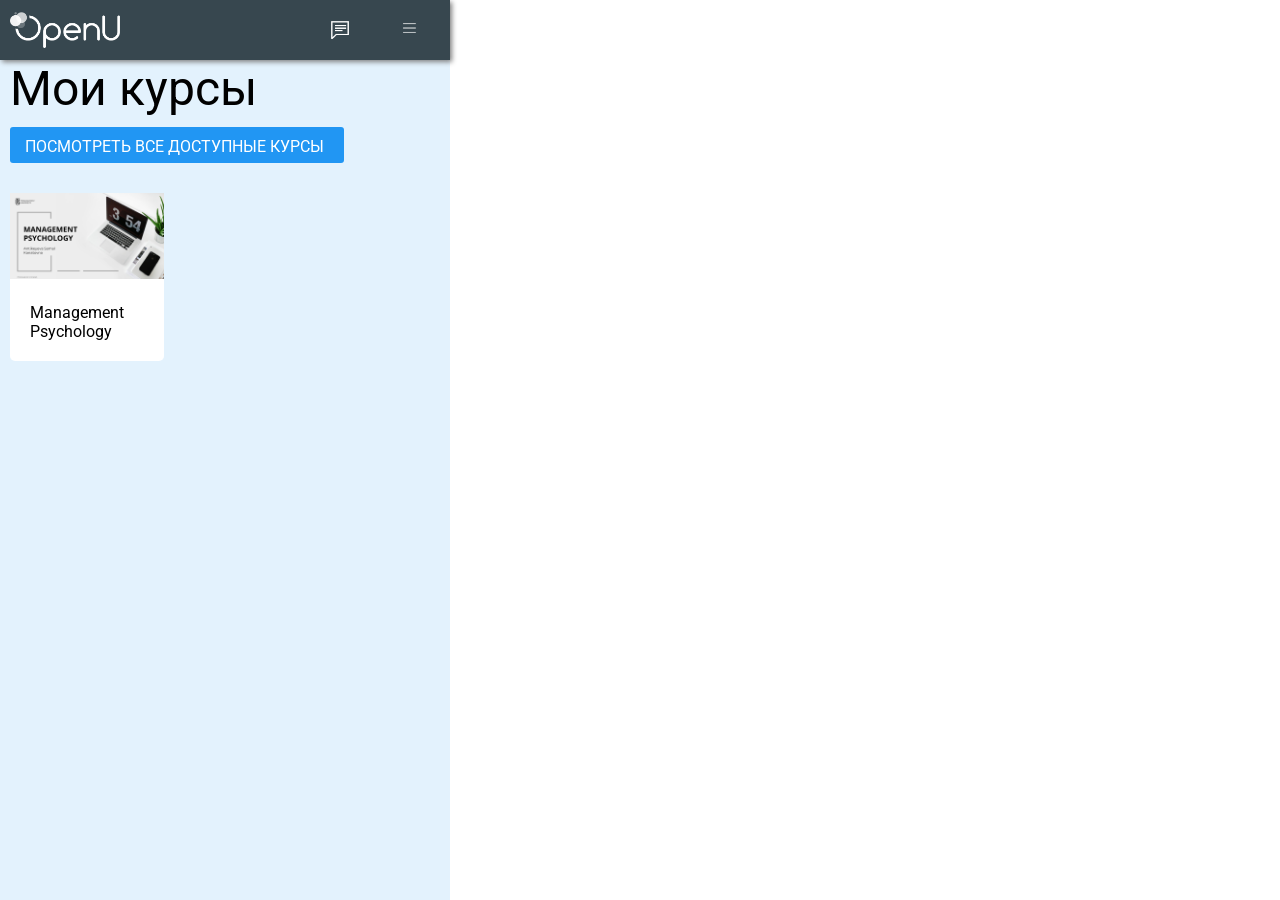
<file: index.html>
<!DOCTYPE html>
<html lang="en">
<head>
    <meta charset="UTF-8">
    <meta name="viewport" content="width=device-width, initial-scale=1.0">
    <link rel="preconnect" href="https://fonts.googleapis.com">
    <link rel="preconnect" href="https://fonts.gstatic.com" crossorigin>
    <link href="https://fonts.googleapis.com/css2?family=Roboto:ital,wght@0,100..900;1,100..900&display=swap" rel="stylesheet">
    <title>Document</title>
    <link rel="stylesheet" href="styles/style.css">

</head>
<body>
    <article class="article">
        <section class="container">
            <header class="header">
                <div class="openu">
                    <img width="110px" height="36px" src="img/openu.png" alt="logo">
                </div>
                <div>
                    <img class="mrg-chat" style="filter: invert(100%) sepia(100%) saturate(0%) hue-rotate(288deg) brightness(102%) contrast(102%);" width="20px" height="20px" src="img/PICOL.png" alt="logo">
                    <a href="profiles.html"><img class="mrg-burger" style="filter: invert(100%) sepia(100%) saturate(0%) hue-rotate(288deg) brightness(102%) contrast(102%);" width="20px" height="20px" src="img/hamburger-menu-4.png" alt="logo"></a>
                </div>
            </header>
            <div class="content">
                <div class="content-block">
                    <span>Мои курсы</span>
                    <div class="content-blue">
                        <span>
                            ПОСМОТРЕТЬ ВСЕ ДОСТУПНЫЕ КУРСЫ
                        </span>
                    </div>
                    <div class="content-courses">
                        <div class="content-courses-img">
                            <img width="100%" height="86px" src="img/management.jpg" alt="yy">
                        </div>
                        <div class="content-courses-text">
                            Management Psychology
                        </div>
                    </div>
                </div>
            </div>
        </section>
    </article>
</body>
</html>
</file>
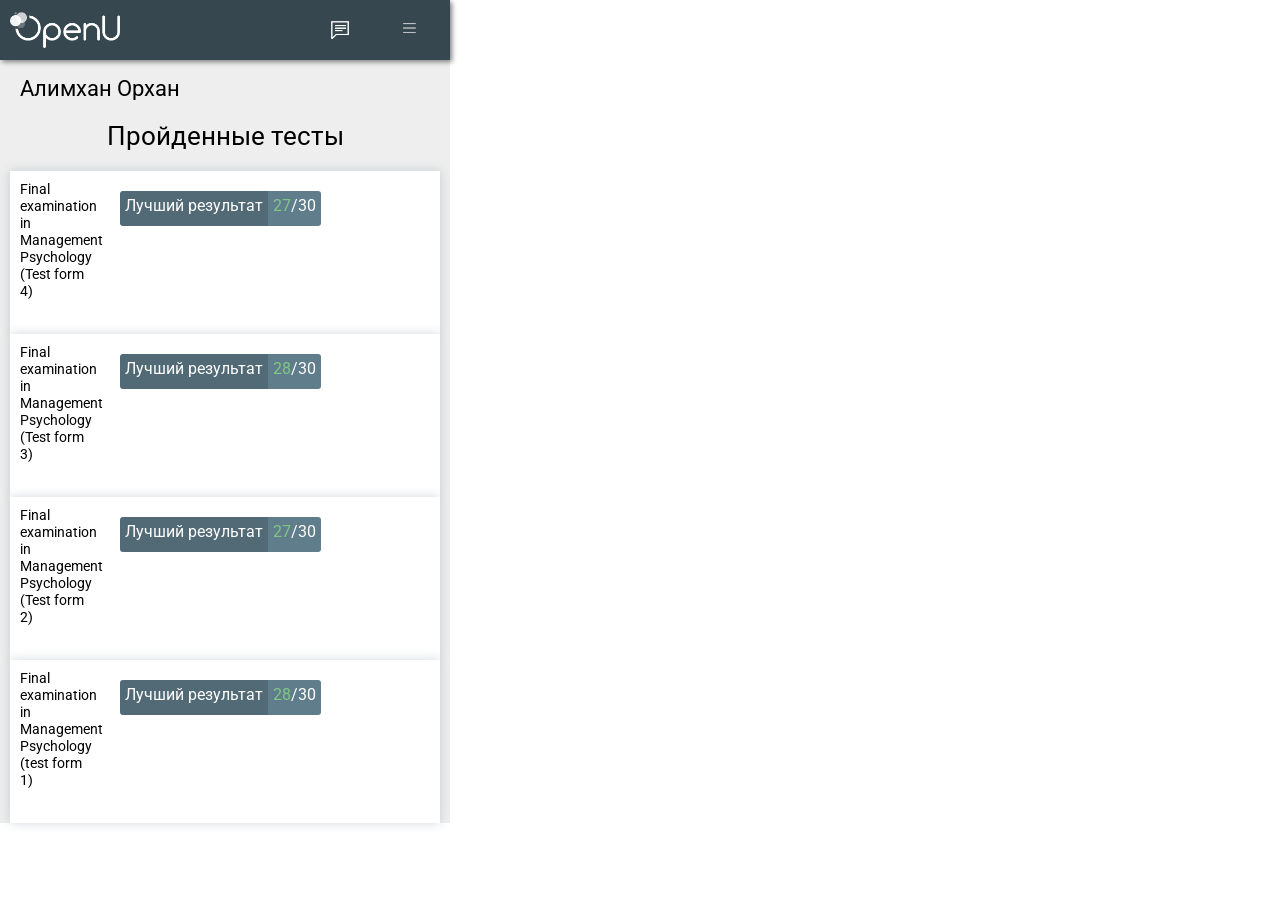
<file: profiles.html>
<!DOCTYPE html>
<html lang="en">
<head>
    <meta charset="UTF-8">
    <meta name="viewport" content="width=device-width, initial-scale=1.0">
    <link rel="preconnect" href="https://fonts.googleapis.com">
    <link rel="preconnect" href="https://fonts.gstatic.com" crossorigin>
    <link href="https://fonts.googleapis.com/css2?family=Roboto:ital,wght@0,100..900;1,100..900&display=swap" rel="stylesheet">
    <title>Document</title>
    <link rel="stylesheet" href="styles/style.css">
</head>
<body>
    <article class="article">
        <section class="container-2">
            <header class="header">
                <div class="openu">
                    <img width="110px" height="36px" src="img/openu.png" alt="logo">
                </div>
                <div>
                    <img class="mrg-chat" style="filter: invert(100%) sepia(100%) saturate(0%) hue-rotate(288deg) brightness(102%) contrast(102%);" width="20px" height="20px" src="img/PICOL.png" alt="logo">
                    <a href="index.html"><img class="mrg-burger" style="filter: invert(100%) sepia(100%) saturate(0%) hue-rotate(288deg) brightness(102%) contrast(102%);" width="20px" height="20px" src="img/hamburger-menu-4.png" alt="logo"></a>
                </div>
            </header>
            <div class="profile-block">
                <div class="profile-test">
                    <div class="profile-test-name">
                        Алимхан Орхан
                    </div>
                    <div class="profile-test-text">
                        Пройденные тесты
                    </div>
                    <div class="profile-test-results">
                        <div class="test-box">
                            <div class="h163 profile-test-result">
                                <div class="profile-test-result-text">
                                    Final examination in Management Psychology (Test form 4)
                                </div>
                                <div class="profile-test-result-score">
                                    <div class="profile-test-result-score-1">
                                            Лучший результат
                                    </div> 
                                    <div class="profile-test-result-score-2">
                                            <span style="color: #81C784;;">27</span>/30
                                    </div> 
                                </div>
                            </div>
                            <div class="test-acrd">
                                <div class="test-acrd-box">
                                    <div class="test-acrd-info">
                                        <div class="test-acrd-info-text">
                                            <div class="test-acrd-info-text-1">Начало</div>
                                            <div class="test-acrd-info-text-2">11.03.2025 02:45:35</div>
                                        </div>
                                        <div class="gap2 test-acrd-info-text">
                                            <div class="test-acrd-info-text-1">Окончание</div>
                                            <div class="test-acrd-info-text-2">11.03.2025 03:02:23</div>
                                        </div>
                                        <div class="test-acrd-info-text">
                                            <div class="test-acrd-info-text-1">Результат</div>
                                            <div class="test-acrd-info-text-2"><span style="color: #81C784;;">27</span>/30</div>
                                        </div>
                                    </div>
                                    <div class="gap2 test-acrd-button">
                                        <a href="result.html">ПОДРОБНЕЕ</a>
                                    </div>
                                </div>
                            </div>
                        </div>
                        <div class="test-box">
                            <div class="h163 profile-test-result">
                                <div class="profile-test-result-text">
                                    Final examination in Management Psychology (Test form 3)
                                </div>
                                <div class="profile-test-result-score">
                                    <div class="profile-test-result-score-1">
                                            Лучший результат
                                    </div> 
                                    <div class="profile-test-result-score-2">
                                            <span style="color: #81C784;;">28</span>/30
                                    </div> 
                                </div>
                            </div>
                            <div class="test-acrd">
                                <div class="test-acrd-box">
                                    <div class="test-acrd-info">
                                        <div class="test-acrd-info-text">
                                            <div class="test-acrd-info-text-1">Начало</div>
                                            <div class="test-acrd-info-text-2">01.03.2025 05:02:20</div>
                                        </div>
                                        <div class="gap2 test-acrd-info-text">
                                            <div class="test-acrd-info-text-1">Окончание</div>
                                            <div class="test-acrd-info-text-2">01.03.2025 05:25:23</div>
                                        </div>
                                        <div class="test-acrd-info-text">
                                            <div class="test-acrd-info-text-1">Результат</div>
                                            <div class="test-acrd-info-text-2"><span style="color: #81C784;;">28</span>/30</div>
                                        </div>
                                    </div>
                                    <div class="gap2 test-acrd-button">
                                        <a href="result1.html">ПОДРОБНЕЕ</a>
                                    </div>
                                </div>
                            </div>
                        </div>
                        <div class="test-box">
                            <div class="h163 profile-test-result">
                                <div class="profile-test-result-text">
                                    Final examination in Management Psychology (Test form 2)
                                </div>
                                <div class="profile-test-result-score">
                                    <div class="profile-test-result-score-1">
                                            Лучший результат
                                    </div> 
                                    <div class="profile-test-result-score-2">
                                            <span style="color: #81C784;;">27</span>/30
                                    </div> 
                                </div>
                            </div>
                            <div class="test-acrd">
                                <div class="test-acrd-box">
                                    <div class="test-acrd-info">
                                        <div class="test-acrd-info-text">
                                            <div class="test-acrd-info-text-1">Начало</div>
                                            <div class="test-acrd-info-text-2">28.02.2025 10:53:02</div>
                                        </div>
                                        <div class="gap2 test-acrd-info-text">
                                            <div class="test-acrd-info-text-1">Окончание</div>
                                            <div class="test-acrd-info-text-2">28.02.2025 11:24:32</div>
                                        </div>
                                        <div class="test-acrd-info-text">
                                            <div class="test-acrd-info-text-1">Результат</div>
                                            <div class="test-acrd-info-text-2"><span style="color: #81C784;;">27</span>/30</div>
                                        </div>
                                    </div>
                                    <div class="gap2 test-acrd-button">
                                        <a href="result.html">ПОДРОБНЕЕ</a>
                                    </div>
                                </div>
                            </div>
                        </div>
                        <div class="test-box">
                            <div class="h163 profile-test-result">
                                <div class="profile-test-result-text">
                                    Final examination in Management Psychology (test form 1)
                                </div>
                                <div class="profile-test-result-score">
                                    <div class="profile-test-result-score-1">
                                            Лучший результат
                                    </div> 
                                    <div class="profile-test-result-score-2">
                                            <span style="color: #81C784;;">28</span>/30
                                    </div> 
                                </div>
                            </div>
                            <div class="test-acrd">
                                <div class="test-acrd-box">
                                    <div class="test-acrd-info">
                                        <div class="test-acrd-info-text">
                                            <div class="test-acrd-info-text-1">Начало</div>
                                            <div class="test-acrd-info-text-2">28.02.2025 08:37:21</div>
                                        </div>
                                        <div class="gap2 test-acrd-info-text">
                                            <div class="test-acrd-info-text-1">Окончание</div>
                                            <div class="test-acrd-info-text-2">28.02.2025 09:02:33</div>
                                        </div>
                                        <div class="test-acrd-info-text">
                                            <div class="test-acrd-info-text-1">Результат</div>
                                            <div class="test-acrd-info-text-2"><span style="color: #81C784;;">28</span>/30</div>
                                        </div>
                                    </div>
                                    <div class="gap2 test-acrd-button">
                                        <a href="result1.html">ПОДРОБНЕЕ</a>
                                    </div>
                                </div>
                            </div>
                        </div>
                    </div>
                </div>
            </div>
        </section>
    </article>
    <script src="script.js"></script>
</body>
</html>
</file>
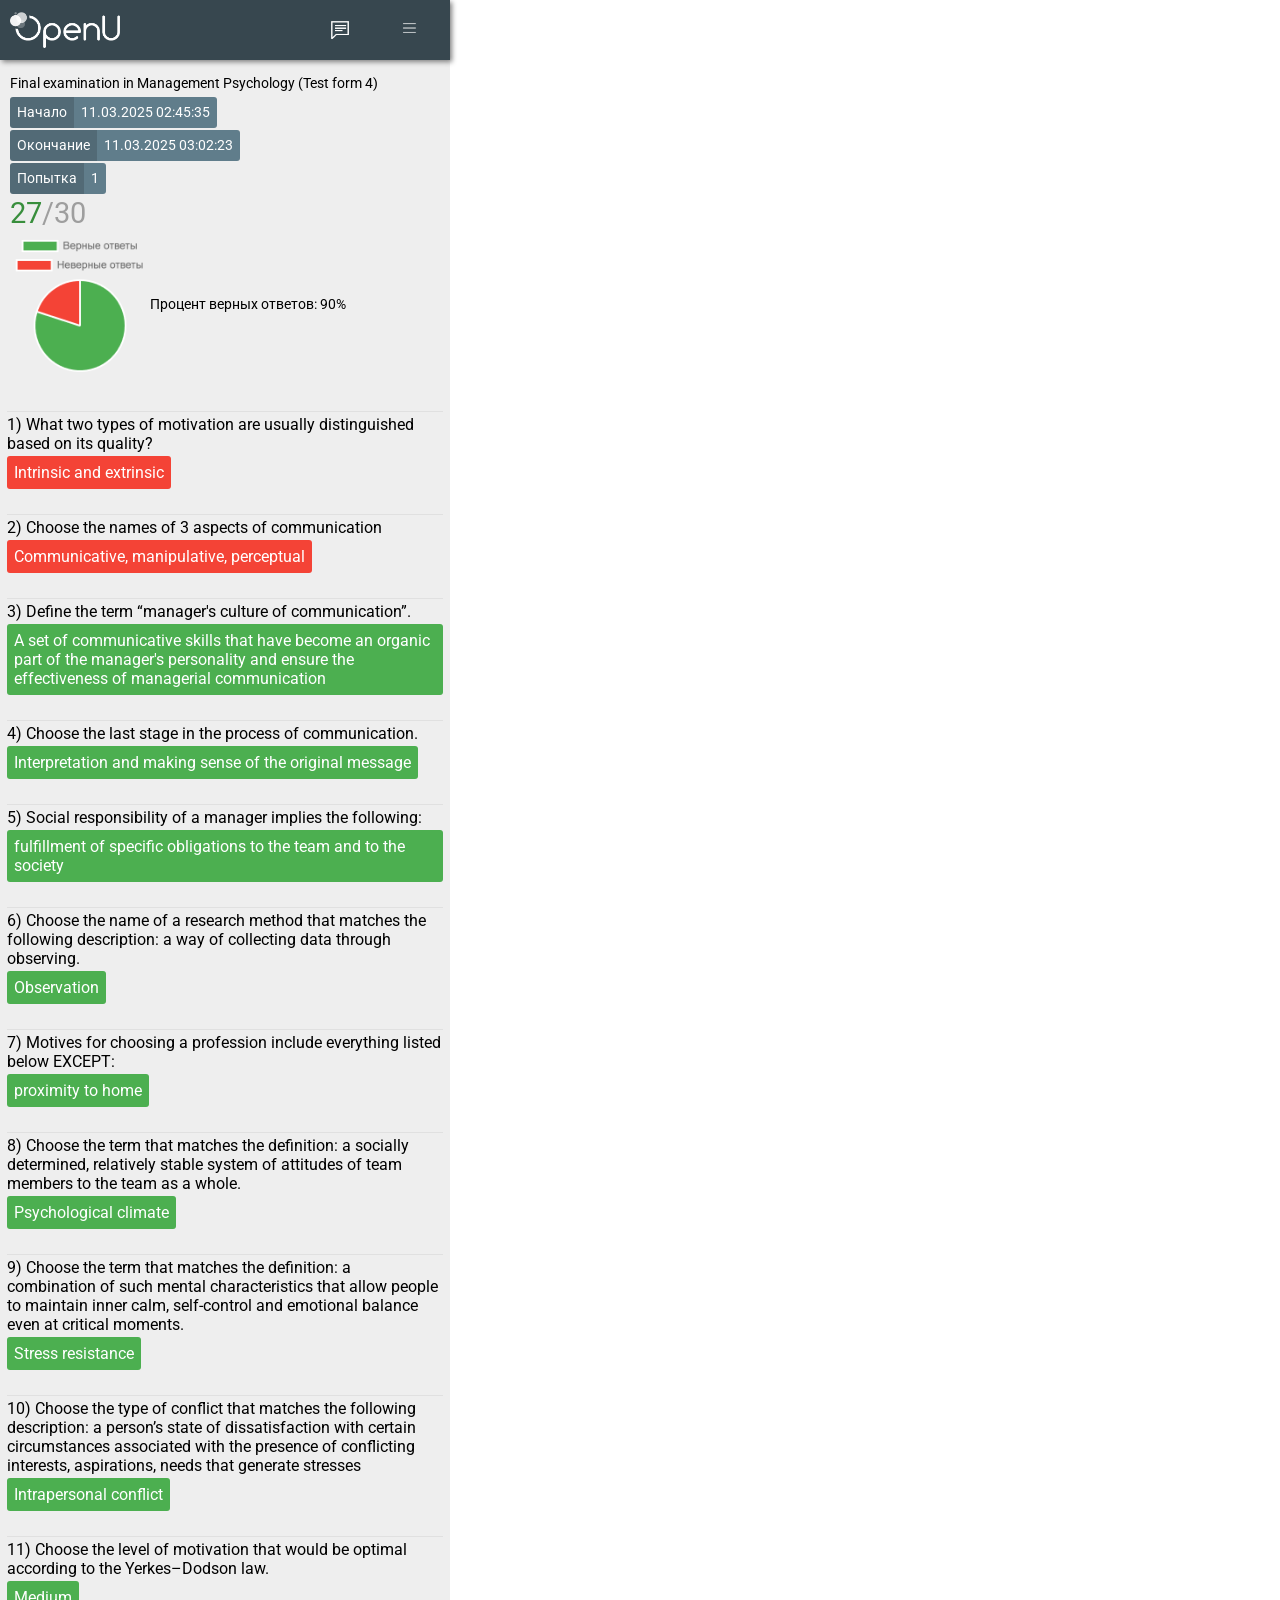
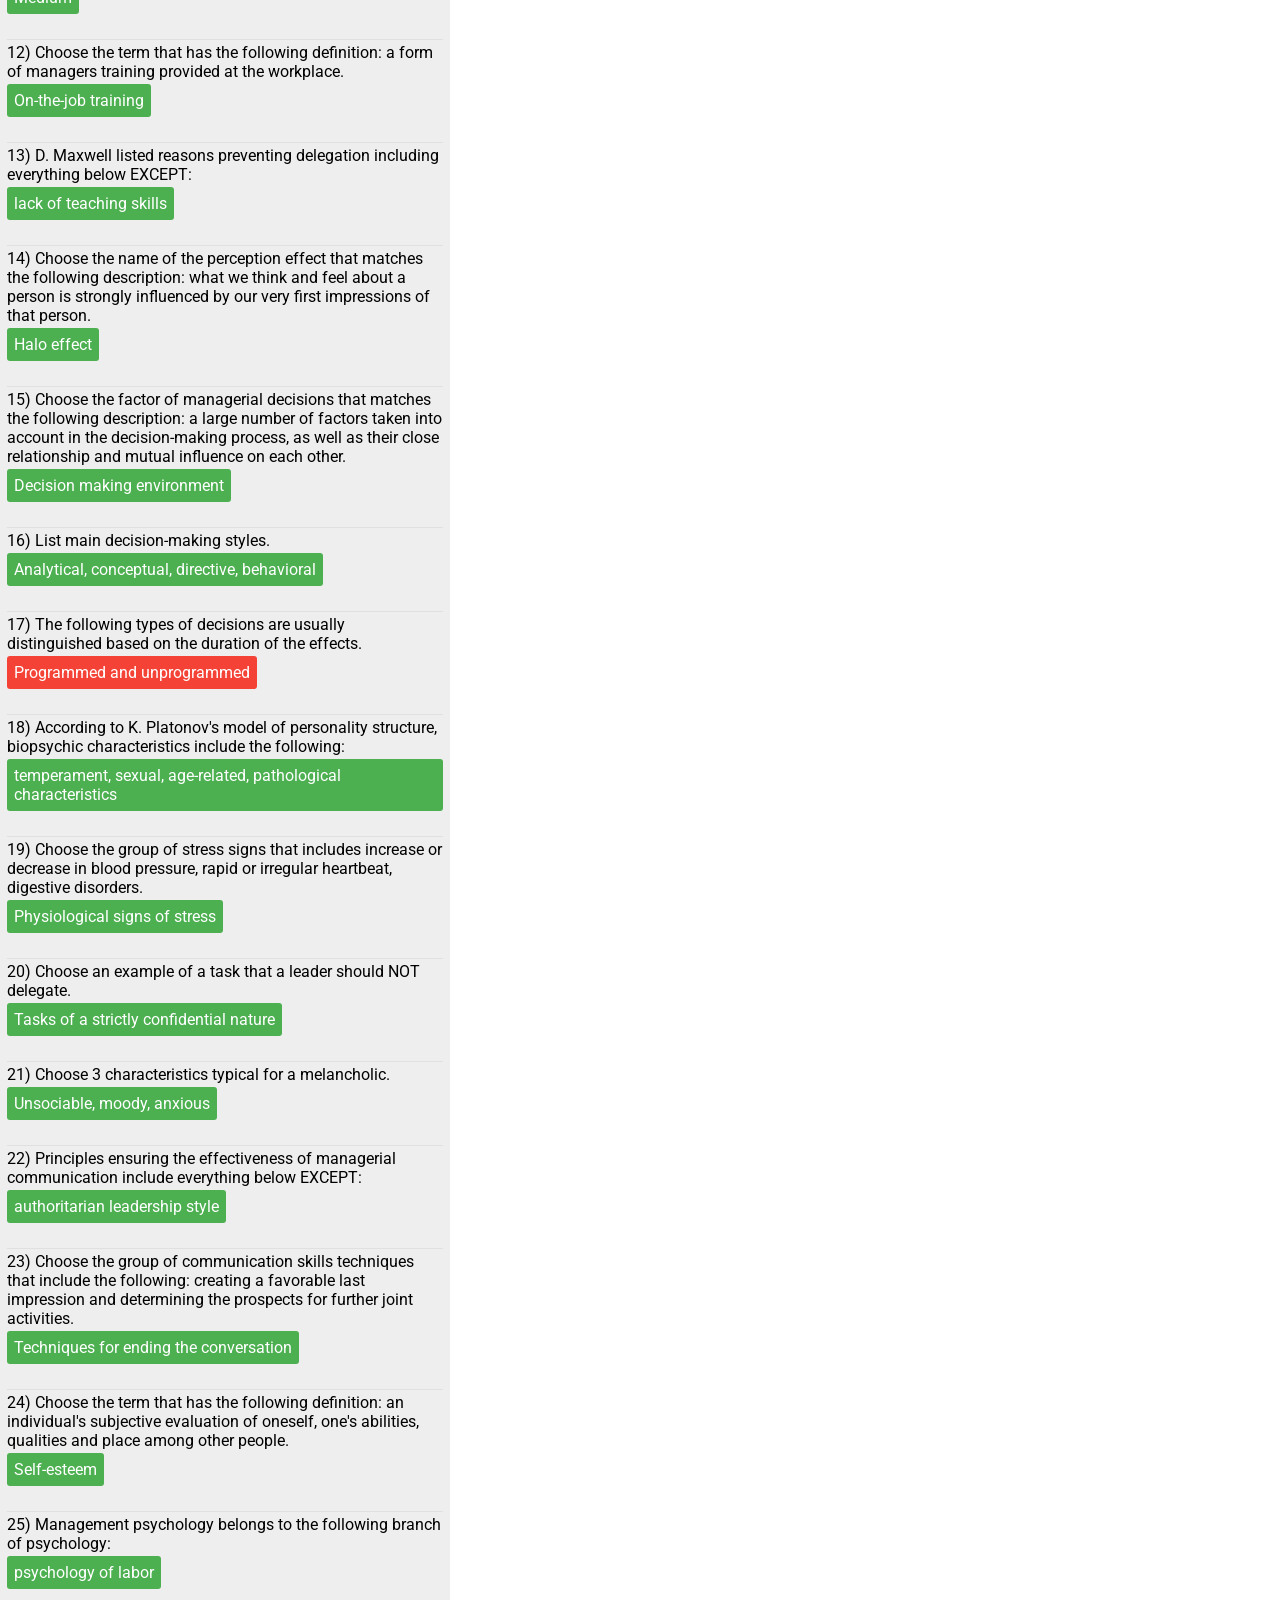
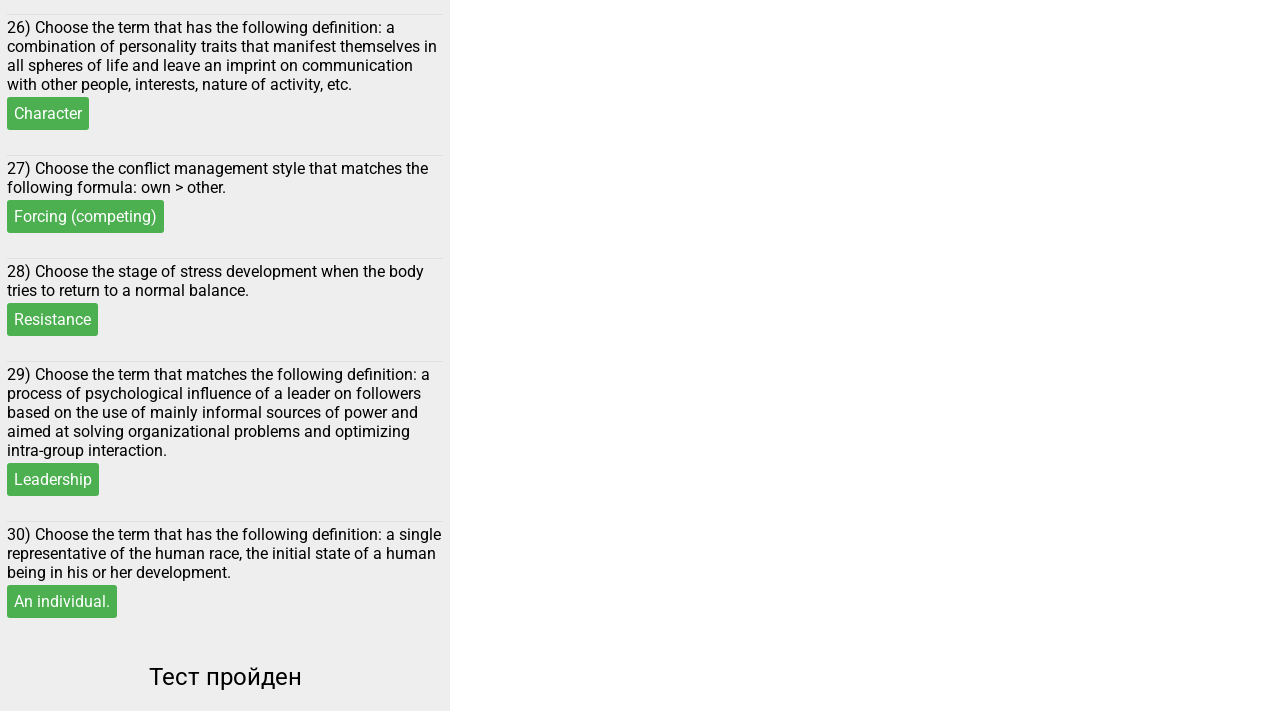
<file: result.html>
<!DOCTYPE html>
<html lang="en">
<head>
    <meta charset="UTF-8">
    <meta name="viewport" content="width=device-width, initial-scale=1.0">
    <link rel="preconnect" href="https://fonts.googleapis.com">
    <link rel="preconnect" href="https://fonts.gstatic.com" crossorigin>
    <link href="https://fonts.googleapis.com/css2?family=Roboto:ital,wght@0,100..900;1,100..900&display=swap" rel="stylesheet">
    <title>Document</title>
    <link rel="stylesheet" href="styles/style.css">
</head>
<body>
    <div class="article">
        <section class="container-2">
            <header class="header">
                <div class="openu">
                    <img width="110px" height="36px" src="img/openu.png" alt="logo">
                </div>
                <div>
                    <img class="mrg-chat" style="filter: invert(100%) sepia(100%) saturate(0%) hue-rotate(288deg) brightness(102%) contrast(102%);" width="20px" height="20px" src="img/PICOL.png" alt="logo">
                    <a href="profiles.html"><img class="mrg-burger" style="filter: invert(100%) sepia(100%) saturate(0%) hue-rotate(288deg) brightness(102%) contrast(102%);" width="20px" height="20px" src="img/hamburger-menu-4.png" alt="logo"></a>
                </div>
            </header>
            <div class="result-container">
                <div class="test-acrd-info">
                    <div style="color: black; margin: 5px 0px;" class="exam-name">
                        Final examination in Management Psychology (Test form 4)
                    </div>
                    <div class="test-acrd-info-text">
                        <div class="test-acrd-info-text-1">Начало</div>
                        <div class="test-acrd-info-text-2">11.03.2025 02:45:35</div>
                    </div>
                    <div class="gap2 test-acrd-info-text">
                        <div class="test-acrd-info-text-1">Окончание</div>
                        <div class="test-acrd-info-text-2">11.03.2025 03:02:23</div>
                    </div>
                    <div class="test-acrd-info-text">
                        <div class="test-acrd-info-text-1">Попытка</div>
                        <div class="test-acrd-info-text-2">1</div>
                    </div>
                    <div class="gap2 exam-score">
                        <span style="color: #388E3C;">27</span>/30
                    </div>
                    <div class="donut">
                        <div class="donut-img">
                            <img width="140px" height="140px" src="img/donut.png" alt="d">
                        </div>
                        <div class="donut-text">
                            Процент верных ответов: 90%
                        </div>
                    </div>
                </div>
            </div>
            <div class="result-answers">
                <div class="ans"> 
                    <div class="ans-text">
                        1&#41 What two types of motivation are usually distinguished based on its quality?
                    </div>
                    <span style="display: inline-block;" class="ans-color red">
                        Intrinsic and extrinsic
                    </span>
                </div>
                <div class="ans"> 
                    <div class="ans-text">
                        2&#41 Choose the names of 3 aspects of communication
                    </div>
                    <span style="display: inline-block;" class="ans-color red">
                        Communicative, manipulative, perceptual
                    </span>
                </div>
                <div class="ans"> 
                    <div class="ans-text">
                        3&#41 Define the term “manager's culture of communication”.
                    </div>
                    <span style="display: inline-block;" class="ans-color green">
                        A set of communicative skills that have become an organic part of the manager's personality and ensure the effectiveness of managerial communication
                    </span>
                </div>
                <div class="ans"> 
                    <div class="ans-text">
                        4&#41 Choose the last stage in the process of communication.
                    </div>
                    <span style="display: inline-block;" class="ans-color green">
                        Interpretation and making sense of the original message
                    </span>
                </div>
                <div class="ans"> 
                    <div class="ans-text">
                        5&#41 Social responsibility of a manager implies the following:
                    </div>
                    <span style="display: inline-block;" class="ans-color green">
                        fulfillment of specific obligations to the team and to the society
                    </span>
                </div>
                <div class="ans"> 
                    <div class="ans-text">
                        6&#41 Choose the name of a research method that matches the following description: a way of collecting data through observing.
                    </div>
                    <span style="display: inline-block;" class="ans-color green">
                        Observation
                    </span>
                </div>
                <div class="ans"> 
                    <div class="ans-text">
                        7&#41 Motives for choosing a profession include everything listed below EXCEPT:

                    </div>
                    <span style="display: inline-block;" class="ans-color green">
                        proximity to home
                    </span>
                </div>
                <div class="ans"> 
                    <div class="ans-text">
                        8&#41 Choose the term that matches the definition: a socially determined, relatively stable system of attitudes of team members to the team as a whole.

                    </div>
                    <span style="display: inline-block;" class="ans-color green">
                        Psychological climate

                    </span>
                </div>
                <div class="ans"> 
                    <div class="ans-text">
                        9&#41 Choose the term that matches the definition: a combination of such mental characteristics that allow people to maintain inner calm, self-control and emotional balance even at critical moments.

                    </div>
                    <span style="display: inline-block;" class="ans-color green">
                        Stress resistance
                    </span>
                </div>
                <div class="ans"> 
                    <div class="ans-text">
                        10&#41 Choose the type of conflict that matches the following description: a person’s state of dissatisfaction with certain circumstances associated with the presence of conflicting interests, aspirations, needs that generate stresses
                    </div>
                    <span style="display: inline-block;" class="ans-color green">
                        Intrapersonal conflict
                    </span>
                </div>
                <div class="ans"> 
                    <div class="ans-text">
                        11&#41 Choose the level of motivation that would be optimal according to the Yerkes–Dodson law.

                    </div>
                    <span style="display: inline-block;" class="ans-color green">
                        Medium
                    </span>
                </div>
                <div class="ans"> 
                    <div class="ans-text">
                        12&#41 Choose the term that has the following definition: a form of managers training provided at the workplace.

                    </div>
                    <span style="display: inline-block;" class="ans-color green">
                        On-the-job training

                    </span>
                </div>
                <div class="ans"> 
                    <div class="ans-text">
                        13&#41 D. Maxwell listed reasons preventing delegation including everything below EXCEPT:

                    </div>
                    <span style="display: inline-block;" class="ans-color green">
                        lack of teaching skills
                    </span>
                </div>
                <div class="ans"> 
                    <div class="ans-text">
                        14&#41 Choose the name of the perception effect that matches the following description: what we think and feel about a person is strongly influenced by our very first impressions of that person.

                    </div>
                    <span style="display: inline-block;" class="ans-color green">
                        Halo effect
                    </span>
                </div>
                <div class="ans"> 
                    <div class="ans-text">
                        15&#41 Choose the factor of managerial decisions that matches the following description: a large number of factors taken into account in the decision-making process, as well as their close relationship and mutual influence on each other.

                    </div>
                    <span style="display: inline-block;" class="ans-color green">
                        Decision making environment

                    </span>
                </div>
                <div class="ans"> 
                    <div class="ans-text">
                        16&#41 List main decision-making styles.

                    </div>
                    <span style="display: inline-block;" class="ans-color green">
                        Analytical, conceptual, directive, behavioral

                    </span>
                </div>
                <div class="ans"> 
                    <div class="ans-text">
                        17&#41 The following types of decisions are usually distinguished based on the duration of the effects.

                    </div>
                    <span style="display: inline-block;" class="ans-color red">
                        Programmed and unprogrammed

                    </span>
                </div>
                <div class="ans"> 
                    <div class="ans-text">
                        18&#41 According to K. Platonov's model of personality structure, biopsychic characteristics include the following:

                    </div>
                    <span style="display: inline-block;" class="ans-color green">
                        temperament, sexual, age-related, pathological characteristics

                    </span>
                </div>
                <div class="ans"> 
                    <div class="ans-text">
                        19&#41 Choose the group of stress signs that includes increase or decrease in blood pressure, rapid or irregular heartbeat, digestive disorders.

                    </div>
                    <span style="display: inline-block;" class="ans-color green">
                        Physiological signs of stress

                    </span>
                </div>
                <div class="ans"> 
                    <div class="ans-text">
                        20&#41 Choose an example of a task that a leader should NOT delegate.

                    </div>
                    <span style="display: inline-block;" class="ans-color green">
                        Tasks of a strictly confidential nature

                    </span>
                </div>
                <div class="ans"> 
                    <div class="ans-text">
                        21&#41 Choose 3 characteristics typical for a melancholic.

                    </div>
                    <span style="display: inline-block;" class="ans-color green">
                        Unsociable, moody, anxious

                    </span>
                </div>
                <div class="ans"> 
                    <div class="ans-text">
                        22&#41 Principles ensuring the effectiveness of managerial communication include everything below EXCEPT:

                    </div>
                    <span style="display: inline-block;" class="ans-color green">
                        authoritarian leadership style

                    </span>
                </div>
                <div class="ans"> 
                    <div class="ans-text">
                        23&#41 Choose the group of communication skills techniques that include the following: creating a favorable last impression and determining the prospects for further joint activities.

                    </div>
                    <span style="display: inline-block;" class="ans-color green">
                        Techniques for ending the conversation

                    </span>
                </div>
                <div class="ans"> 
                    <div class="ans-text">
                        24&#41 Choose the term that has the following definition: an individual's subjective evaluation of oneself, one's abilities, qualities and place among other people.

                    </div>
                    <span style="display: inline-block;" class="ans-color green">
                        Self-esteem

                    </span>
                </div>
                <div class="ans"> 
                    <div class="ans-text">
                        25&#41 Management psychology belongs to the following branch of psychology:

                    </div>
                    <span style="display: inline-block;" class="ans-color green">
                        psychology of labor
                    </span>
                </div>
                <div class="ans"> 
                    <div class="ans-text">
                        26&#41 Choose the term that has the following definition: a combination of personality traits that manifest themselves in all spheres of life and leave an imprint on communication with other people, interests, nature of activity, etc.

                    </div>
                    <span style="display: inline-block;" class="ans-color green">
                        Character
                    </span>
                </div>
                <div class="ans"> 
                    <div class="ans-text">
                        27&#41 Choose the conflict management style that matches the following formula: own > other.

                    </div>
                    <span style="display: inline-block;" class="ans-color green">
                        Forcing (competing)

                    </span>
                </div>
                <div class="ans"> 
                    <div class="ans-text">
                        28&#41 Choose the stage of stress development when the body tries to return to a normal balance.

                    </div>
                    <span style="display: inline-block;" class="ans-color green">
                        Resistance
                    </span>
                </div>
                <div class="ans"> 
                    <div class="ans-text">
                        29&#41 Choose the term that matches the following definition: a process of psychological influence of a leader on followers based on the use of mainly informal sources of power and aimed at solving organizational problems and optimizing intra-group interaction.

                    </div>
                    <span style="display: inline-block;" class="ans-color green">
                        Leadership
                    </span>
                </div>
                <div class="ans"> 
                    <div class="ans-text">
                        30&#41 Choose the term that has the following definition: a single representative of the human race, the initial state of a human being in his or her development.

                    </div>
                    <span style="display: inline-block;" class="ans-color green">
                        An individual.
                    </span>
                </div>
            </div>
            <div class="final">
                Тест пройден
            </div>
        </section>
    </div>
</body>
</html>
</file>
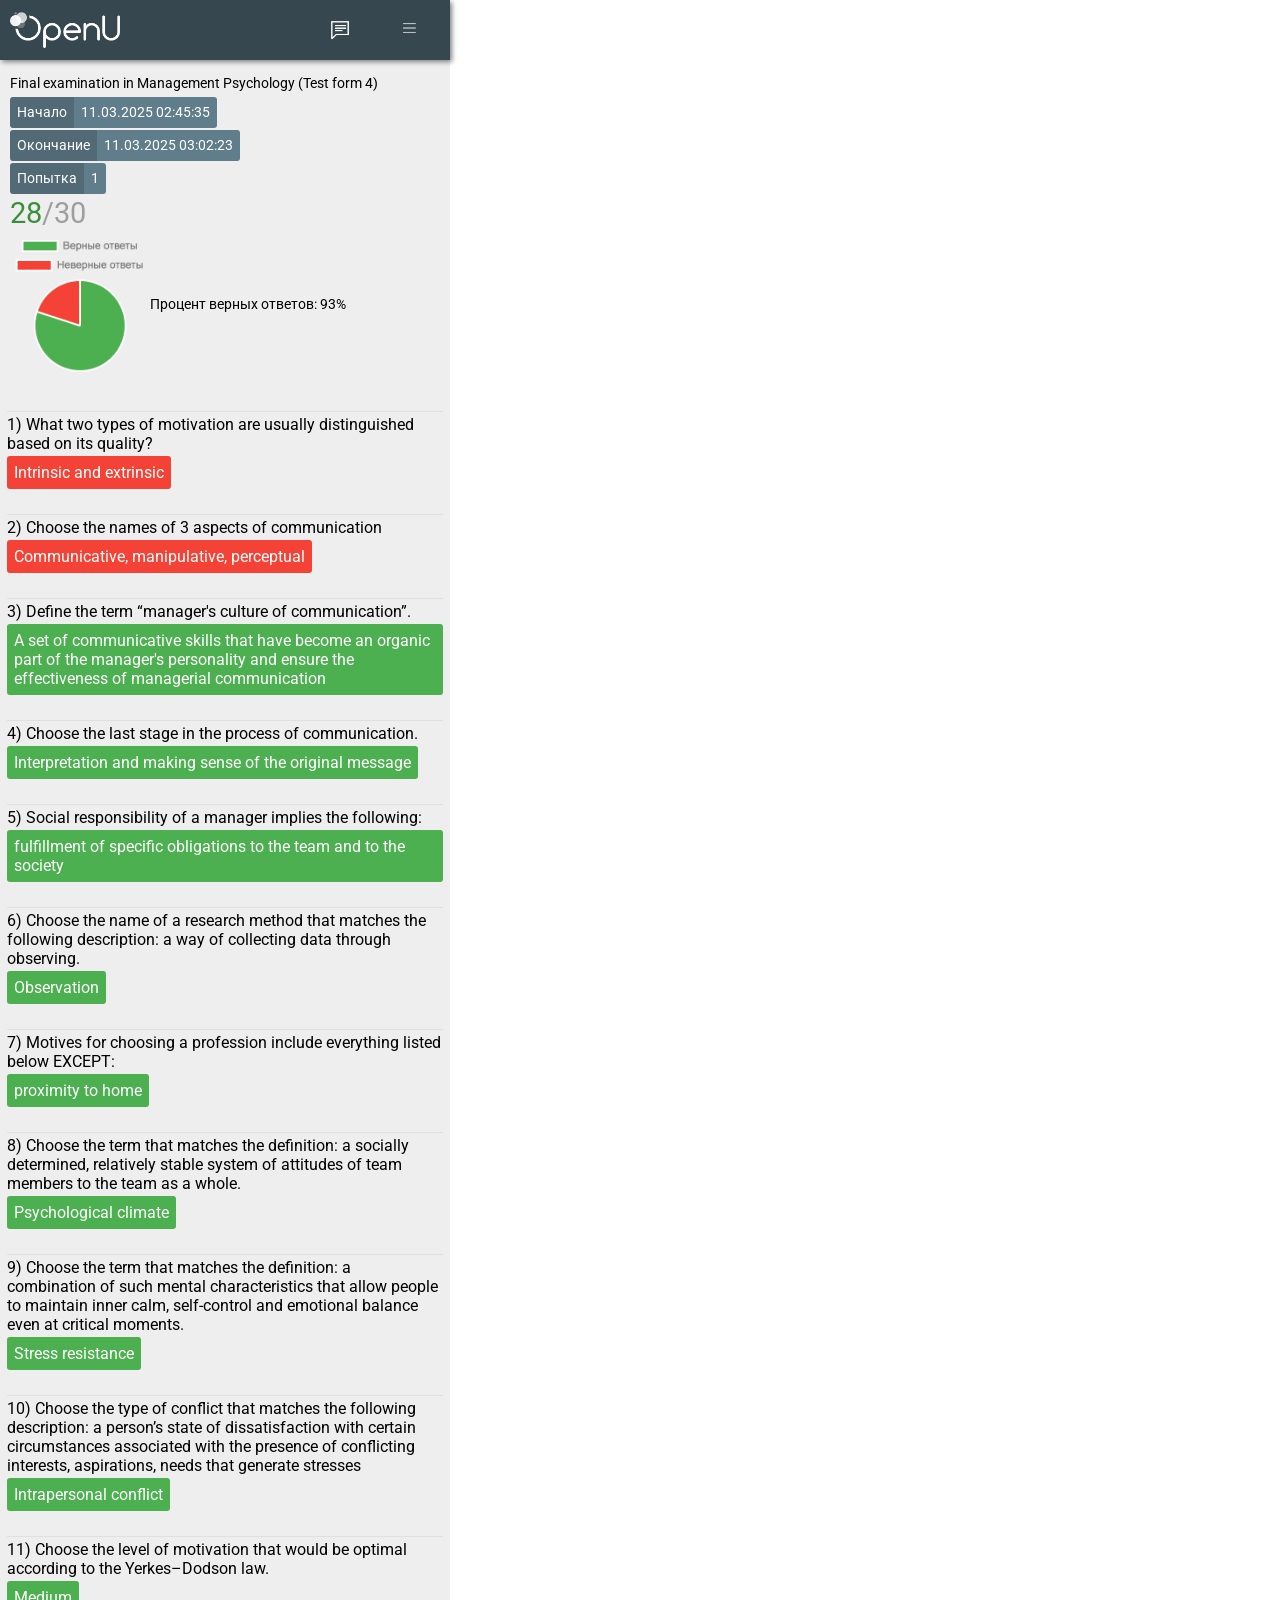
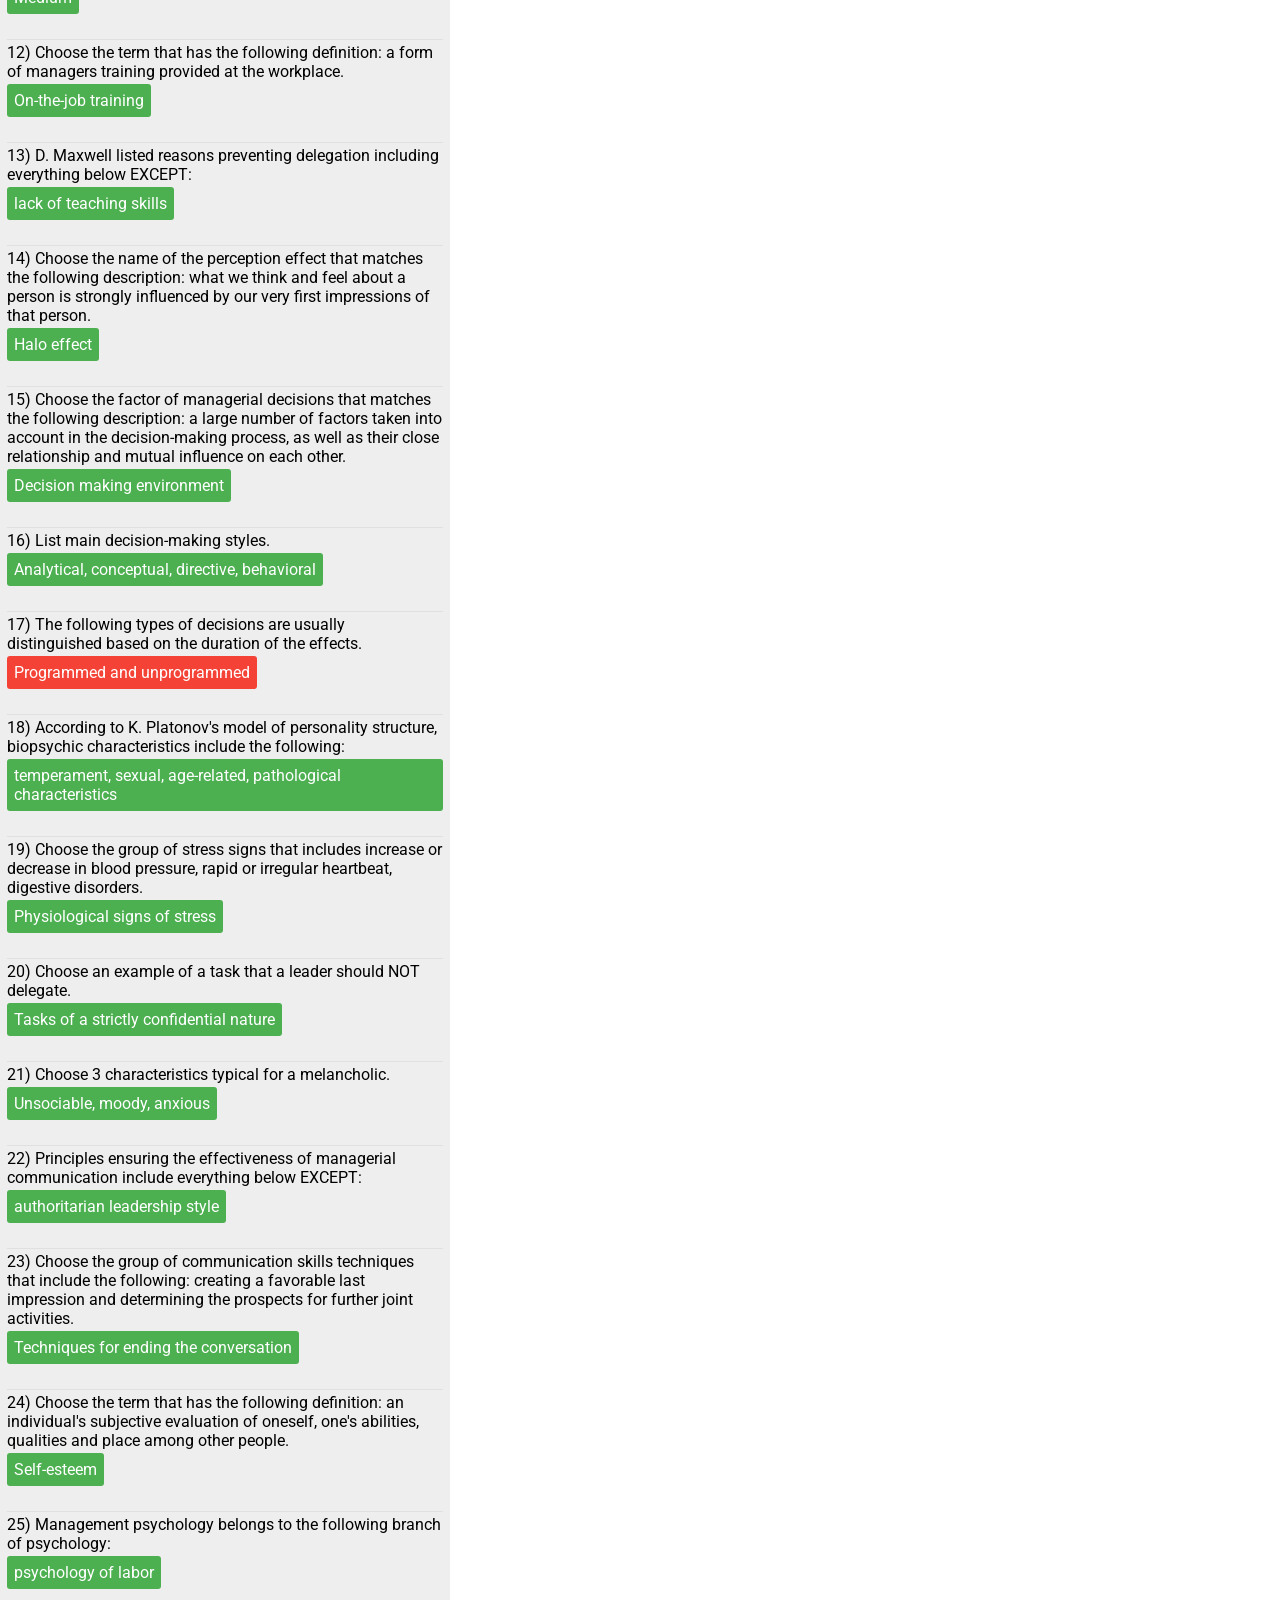
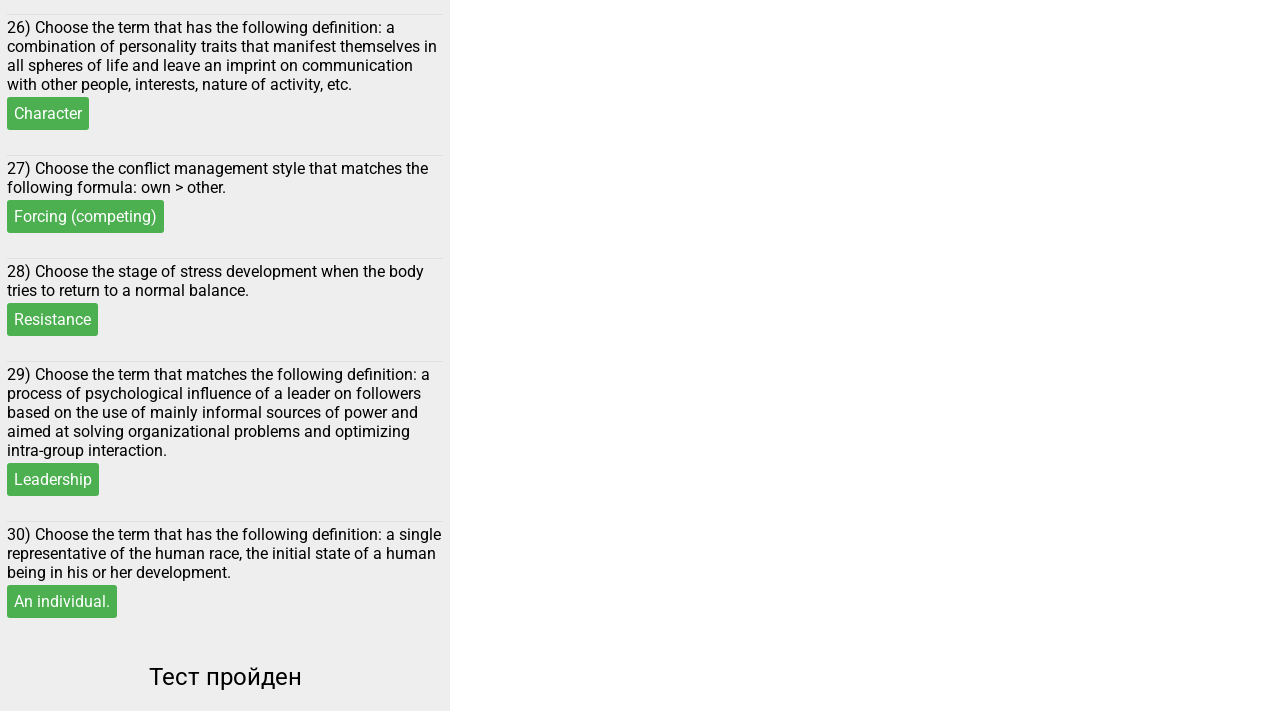
<file: result1.html>
<!DOCTYPE html>
<html lang="en">
<head>
    <meta charset="UTF-8">
    <meta name="viewport" content="width=device-width, initial-scale=1.0">
    <link rel="preconnect" href="https://fonts.googleapis.com">
    <link rel="preconnect" href="https://fonts.gstatic.com" crossorigin>
    <link href="https://fonts.googleapis.com/css2?family=Roboto:ital,wght@0,100..900;1,100..900&display=swap" rel="stylesheet">
    <title>Document</title>
    <link rel="stylesheet" href="styles/style.css">
</head>
<body>
    <div class="article">
        <section class="container-2">
            <header class="header">
                <div class="openu">
                    <img width="110px" height="36px" src="img/openu.png" alt="logo">
                </div>
                <div>
                    <img class="mrg-chat" style="filter: invert(100%) sepia(100%) saturate(0%) hue-rotate(288deg) brightness(102%) contrast(102%);" width="20px" height="20px" src="img/PICOL.png" alt="logo">
                    <a href="profiles.html"><img class="mrg-burger" style="filter: invert(100%) sepia(100%) saturate(0%) hue-rotate(288deg) brightness(102%) contrast(102%);" width="20px" height="20px" src="img/hamburger-menu-4.png" alt="logo"></a>
                </div>
            </header>
            <div class="result-container">
                <div class="test-acrd-info">
                    <div style="color: black; margin: 5px 0px;" class="exam-name">
                        Final examination in Management Psychology (Test form 4)
                    </div>
                    <div class="test-acrd-info-text">
                        <div class="test-acrd-info-text-1">Начало</div>
                        <div class="test-acrd-info-text-2">11.03.2025 02:45:35</div>
                    </div>
                    <div class="gap2 test-acrd-info-text">
                        <div class="test-acrd-info-text-1">Окончание</div>
                        <div class="test-acrd-info-text-2">11.03.2025 03:02:23</div>
                    </div>
                    <div class="test-acrd-info-text">
                        <div class="test-acrd-info-text-1">Попытка</div>
                        <div class="test-acrd-info-text-2">1</div>
                    </div>
                    <div class="gap2 exam-score">
                        <span style="color: #388E3C;">28</span>/30
                    </div>
                    <div class="donut">
                        <div class="donut-img">
                            <img width="140px" height="140px" src="img/donut.png" alt="d">
                        </div>
                        <div class="donut-text">
                            Процент верных ответов: 93%
                        </div>
                    </div>
                </div>
            </div>
            <div class="result-answers">
                <div class="ans"> 
                    <div class="ans-text">
                        1&#41 What two types of motivation are usually distinguished based on its quality?
                    </div>
                    <span style="display: inline-block;" class="ans-color red">
                        Intrinsic and extrinsic
                    </span>
                </div>
                <div class="ans"> 
                    <div class="ans-text">
                        2&#41 Choose the names of 3 aspects of communication
                    </div>
                    <span style="display: inline-block;" class="ans-color red">
                        Communicative, manipulative, perceptual
                    </span>
                </div>
                <div class="ans"> 
                    <div class="ans-text">
                        3&#41 Define the term “manager's culture of communication”.
                    </div>
                    <span style="display: inline-block;" class="ans-color green">
                        A set of communicative skills that have become an organic part of the manager's personality and ensure the effectiveness of managerial communication
                    </span>
                </div>
                <div class="ans"> 
                    <div class="ans-text">
                        4&#41 Choose the last stage in the process of communication.
                    </div>
                    <span style="display: inline-block;" class="ans-color green">
                        Interpretation and making sense of the original message
                    </span>
                </div>
                <div class="ans"> 
                    <div class="ans-text">
                        5&#41 Social responsibility of a manager implies the following:
                    </div>
                    <span style="display: inline-block;" class="ans-color green">
                        fulfillment of specific obligations to the team and to the society
                    </span>
                </div>
                <div class="ans"> 
                    <div class="ans-text">
                        6&#41 Choose the name of a research method that matches the following description: a way of collecting data through observing.
                    </div>
                    <span style="display: inline-block;" class="ans-color green">
                        Observation
                    </span>
                </div>
                <div class="ans"> 
                    <div class="ans-text">
                        7&#41 Motives for choosing a profession include everything listed below EXCEPT:

                    </div>
                    <span style="display: inline-block;" class="ans-color green">
                        proximity to home
                    </span>
                </div>
                <div class="ans"> 
                    <div class="ans-text">
                        8&#41 Choose the term that matches the definition: a socially determined, relatively stable system of attitudes of team members to the team as a whole.

                    </div>
                    <span style="display: inline-block;" class="ans-color green">
                        Psychological climate

                    </span>
                </div>
                <div class="ans"> 
                    <div class="ans-text">
                        9&#41 Choose the term that matches the definition: a combination of such mental characteristics that allow people to maintain inner calm, self-control and emotional balance even at critical moments.

                    </div>
                    <span style="display: inline-block;" class="ans-color green">
                        Stress resistance
                    </span>
                </div>
                <div class="ans"> 
                    <div class="ans-text">
                        10&#41 Choose the type of conflict that matches the following description: a person’s state of dissatisfaction with certain circumstances associated with the presence of conflicting interests, aspirations, needs that generate stresses
                    </div>
                    <span style="display: inline-block;" class="ans-color green">
                        Intrapersonal conflict
                    </span>
                </div>
                <div class="ans"> 
                    <div class="ans-text">
                        11&#41 Choose the level of motivation that would be optimal according to the Yerkes–Dodson law.

                    </div>
                    <span style="display: inline-block;" class="ans-color green">
                        Medium
                    </span>
                </div>
                <div class="ans"> 
                    <div class="ans-text">
                        12&#41 Choose the term that has the following definition: a form of managers training provided at the workplace.

                    </div>
                    <span style="display: inline-block;" class="ans-color green">
                        On-the-job training

                    </span>
                </div>
                <div class="ans"> 
                    <div class="ans-text">
                        13&#41 D. Maxwell listed reasons preventing delegation including everything below EXCEPT:

                    </div>
                    <span style="display: inline-block;" class="ans-color green">
                        lack of teaching skills
                    </span>
                </div>
                <div class="ans"> 
                    <div class="ans-text">
                        14&#41 Choose the name of the perception effect that matches the following description: what we think and feel about a person is strongly influenced by our very first impressions of that person.

                    </div>
                    <span style="display: inline-block;" class="ans-color green">
                        Halo effect
                    </span>
                </div>
                <div class="ans"> 
                    <div class="ans-text">
                        15&#41 Choose the factor of managerial decisions that matches the following description: a large number of factors taken into account in the decision-making process, as well as their close relationship and mutual influence on each other.

                    </div>
                    <span style="display: inline-block;" class="ans-color green">
                        Decision making environment

                    </span>
                </div>
                <div class="ans"> 
                    <div class="ans-text">
                        16&#41 List main decision-making styles.

                    </div>
                    <span style="display: inline-block;" class="ans-color green">
                        Analytical, conceptual, directive, behavioral

                    </span>
                </div>
                <div class="ans"> 
                    <div class="ans-text">
                        17&#41 The following types of decisions are usually distinguished based on the duration of the effects.

                    </div>
                    <span style="display: inline-block;" class="ans-color red">
                        Programmed and unprogrammed

                    </span>
                </div>
                <div class="ans"> 
                    <div class="ans-text">
                        18&#41 According to K. Platonov's model of personality structure, biopsychic characteristics include the following:

                    </div>
                    <span style="display: inline-block;" class="ans-color green">
                        temperament, sexual, age-related, pathological characteristics

                    </span>
                </div>
                <div class="ans"> 
                    <div class="ans-text">
                        19&#41 Choose the group of stress signs that includes increase or decrease in blood pressure, rapid or irregular heartbeat, digestive disorders.

                    </div>
                    <span style="display: inline-block;" class="ans-color green">
                        Physiological signs of stress

                    </span>
                </div>
                <div class="ans"> 
                    <div class="ans-text">
                        20&#41 Choose an example of a task that a leader should NOT delegate.

                    </div>
                    <span style="display: inline-block;" class="ans-color green">
                        Tasks of a strictly confidential nature

                    </span>
                </div>
                <div class="ans"> 
                    <div class="ans-text">
                        21&#41 Choose 3 characteristics typical for a melancholic.

                    </div>
                    <span style="display: inline-block;" class="ans-color green">
                        Unsociable, moody, anxious

                    </span>
                </div>
                <div class="ans"> 
                    <div class="ans-text">
                        22&#41 Principles ensuring the effectiveness of managerial communication include everything below EXCEPT:

                    </div>
                    <span style="display: inline-block;" class="ans-color green">
                        authoritarian leadership style

                    </span>
                </div>
                <div class="ans"> 
                    <div class="ans-text">
                        23&#41 Choose the group of communication skills techniques that include the following: creating a favorable last impression and determining the prospects for further joint activities.

                    </div>
                    <span style="display: inline-block;" class="ans-color green">
                        Techniques for ending the conversation

                    </span>
                </div>
                <div class="ans"> 
                    <div class="ans-text">
                        24&#41 Choose the term that has the following definition: an individual's subjective evaluation of oneself, one's abilities, qualities and place among other people.

                    </div>
                    <span style="display: inline-block;" class="ans-color green">
                        Self-esteem

                    </span>
                </div>
                <div class="ans"> 
                    <div class="ans-text">
                        25&#41 Management psychology belongs to the following branch of psychology:

                    </div>
                    <span style="display: inline-block;" class="ans-color green">
                        psychology of labor
                    </span>
                </div>
                <div class="ans"> 
                    <div class="ans-text">
                        26&#41 Choose the term that has the following definition: a combination of personality traits that manifest themselves in all spheres of life and leave an imprint on communication with other people, interests, nature of activity, etc.

                    </div>
                    <span style="display: inline-block;" class="ans-color green">
                        Character
                    </span>
                </div>
                <div class="ans"> 
                    <div class="ans-text">
                        27&#41 Choose the conflict management style that matches the following formula: own > other.

                    </div>
                    <span style="display: inline-block;" class="ans-color green">
                        Forcing (competing)

                    </span>
                </div>
                <div class="ans"> 
                    <div class="ans-text">
                        28&#41 Choose the stage of stress development when the body tries to return to a normal balance.

                    </div>
                    <span style="display: inline-block;" class="ans-color green">
                        Resistance
                    </span>
                </div>
                <div class="ans"> 
                    <div class="ans-text">
                        29&#41 Choose the term that matches the following definition: a process of psychological influence of a leader on followers based on the use of mainly informal sources of power and aimed at solving organizational problems and optimizing intra-group interaction.

                    </div>
                    <span style="display: inline-block;" class="ans-color green">
                        Leadership
                    </span>
                </div>
                <div class="ans"> 
                    <div class="ans-text">
                        30&#41 Choose the term that has the following definition: a single representative of the human race, the initial state of a human being in his or her development.

                    </div>
                    <span style="display: inline-block;" class="ans-color green">
                        An individual.
                    </span>
                </div>
            </div>
            <div class="final">
                Тест пройден
            </div>
        </section>
    </div>
</body>
</html>
</file>
<file: styles/style.css>
*{
    box-sizing: border-box;
    margin: 0;
    padding: 0;
}

body{
    font-family: "Roboto", sans-serif;
    
}
.container{
    width: 450px;
    height: 900px;
    background: #e3f2fd;
}
.container-2{
    width: 450px;
    /* height: 900px; */
    background: #EEE;
}

.header{
    box-shadow: 2px 2px 5px grey;
    height: 60px;
    background: #37474f;
    display: flex;
    justify-content: space-between;
}
.header div {
    display: flex;
    justify-content: center;
    align-items: center;
}
.mrg-chat{
    margin: 0px 50px;
}
.mrg-burger{
    margin-right: 30px;
}
.openu{
    padding: 10px;
}



.content-block > span{
    font-size: 3em;
}

.content-block{
    padding: 0px 10px;
}

.content-blue{
    background: #2196F3;
    color: white;
    width: 334px;
    height: 36px;
    border-radius: 3px;
    position: relative;
    margin-top: 10px;
}
.content-blue span {
    position: absolute;
    top: 10px;
    left: 15px;
}



.content-courses{
    margin: 30px 0px;
    background: white;
    display: flex;
    flex-direction: column;
    border-radius: 5px;
    width: 154px;
}
.content-courses-text{
    text-align: center;
    width: 70%;
    padding: 20px;
}


.profile-block{
    padding: 0px 10px;
}
.profile-test-name{
    font-size: 1.4em;
    margin: 15px 0 0 10px;
}
.profile-test-text{
    margin: 20px 0px;
    text-align: center;
    font-size: 1.6em;
}
.profile-test-result-text{
    font-size: 0.9em;
    width: 85px;
    padding: 10px;
}
/* .h163{
    height: 163px;
} */

.test-box{
    display: flex;
    flex-direction: column;
}

.profile-test-results{
    display: flex;
    flex-direction: column;
}
.profile-test-result{
    height: 163px;
    display: flex;
    /* flex-direction: column; */
    box-shadow: 0px 0px 10px 0px rgba(34, 60, 80, 0.2);
    background: white;
}

.profile-test-result-score{
    margin-top: 20px;
    color: white;
    display: flex;
    width: 210px;
    height: 35px;
    margin-left: 25px;
}

.profile-test-result-score-1{
    border-radius: 3px 0 0 3px;
    background: #526A76;
    padding: 5px;
    
}

.profile-test-result-score-2{
    padding: 5px;
    border-radius: 0 3px 3px 0;
    background: #607d8b;
}


/* accordeon */
.test-acrd{
    display: flex;
    flex-direction: column;
    display: none;
    transition: 0.3s ease
}
.test-acrd.active{
    display: block;
}
.test-acrd-box{
    padding: 20px;
    box-shadow: 0px 0px 5px 0px rgba(34, 60, 80, 0.2);
}

.test-acrd-info{
    display: flex;
    flex-direction: column;
    color: white;
    font-size: 0.9em;
}

.test-acrd-info-text-1{
    background: #526A76;
    border-radius: 3px 0 0 3px;
    padding: 7px;
}
.test-acrd-info-text-2{
    background: #607d8b;
    border-radius: 0 3px 3px 0;
    padding: 7px;
}

.test-acrd-info-text{
    display: flex;
}

.gap2{
    margin: 2px 0px;
}

a {
    text-decoration: none;
    color: white;
}
.test-acrd-button{
    text-align: center;
    background: #2196F3;
    padding: 7px;
    width: 150px;
    border-radius: 3px;
}


.result-container{
    padding: 10px;
}

.exam-score{
    color: #9e9e9e;
    font-size: 2em;
}

.donut{
    display: flex;
    color: black;
    align-items: center;
}




.ans{
    margin: 25px 7px;
    border-top: 0.3px solid rgba(0,0,0,0.06) 
}

.ans-text{
    margin: 3px 0px;
}
.ans-color{
    padding: 7px;
    color: white;
    border-radius: 3px;
}
.green{
    background: #4CAF50;
}
.red{
    background: #F44336;
}



.final{
    text-align: center;
    font-size: 1.5em;
    padding: 20px 0px;
}
</file>
